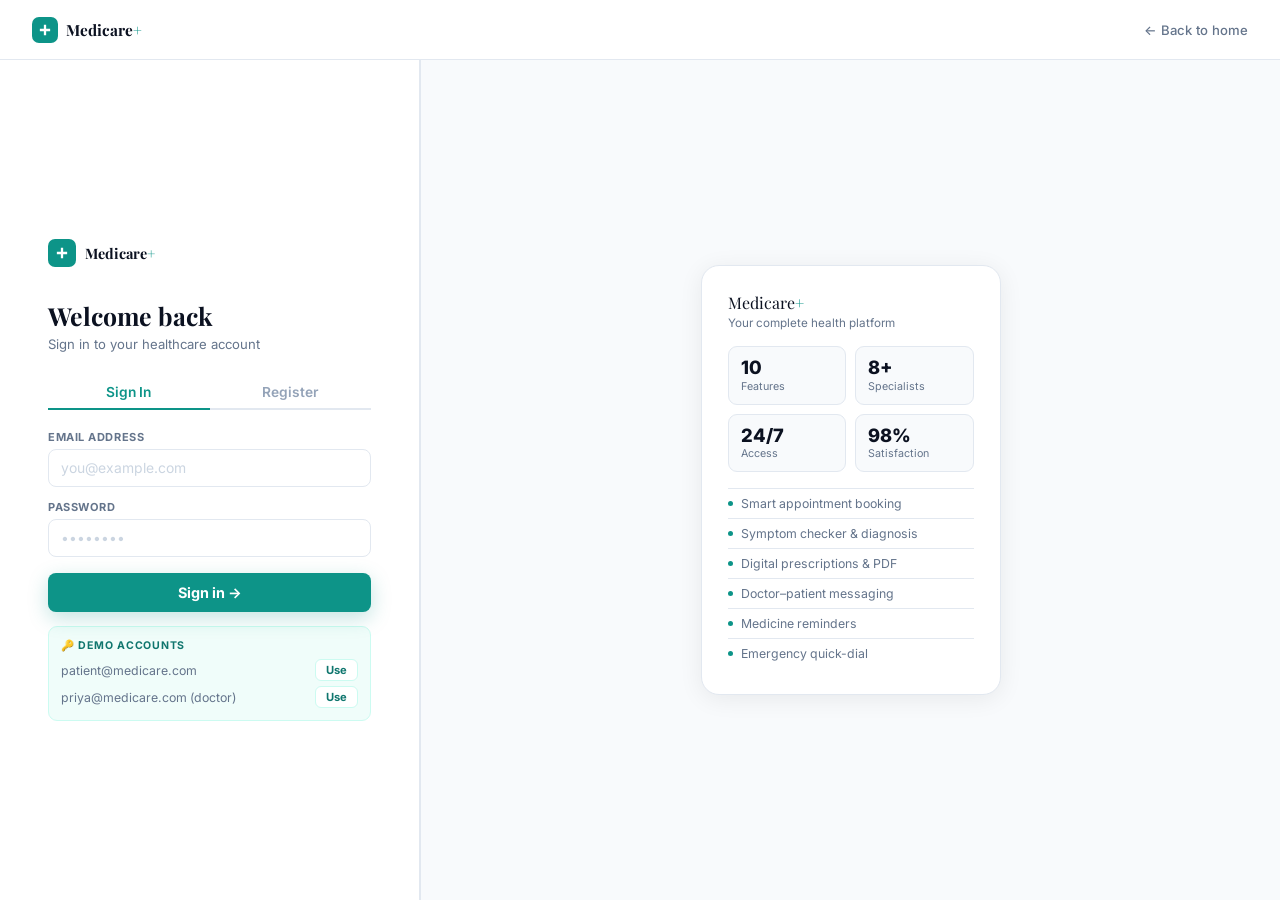
<file: frontend/appointments.html>
<!DOCTYPE html>
<html lang="en">
<head>
<meta charset="UTF-8"/><meta name="viewport" content="width=device-width,initial-scale=1"/>
<title>Medicare+ · Appointments</title>
<link href="https://fonts.googleapis.com/css2?family=Instrument+Sans:wght@400;500;600;700&display=swap" rel="stylesheet"/>
<link rel="stylesheet" href="shared.css"/>
</head>
<body>
<div class="layout">
  <aside class="sidebar" id="sidebar"></aside>
  <main class="main page-enter">
    <div class="page-hero">
      <h1>Appointments</h1>
      <p>Manage and book your appointments</p>
      <div class="page-hero-actions">
        <button class="btn btn-soft btn-sm" id="book-btn" onclick="openModal('book-modal')">+ Book appointment</button>
      </div>
    </div>

    <!-- Filter tabs -->
    <div style="display:flex;gap:6px;margin-bottom:20px;flex-wrap:wrap" id="filter-tabs">
      <button class="btn btn-soft btn-sm active-tab" data-filter="all" onclick="filterAppts('all',this)">All</button>
      <button class="btn btn-outline btn-sm" data-filter="pending" onclick="filterAppts('pending',this)">Pending</button>
      <button class="btn btn-outline btn-sm" data-filter="confirmed" onclick="filterAppts('confirmed',this)">Confirmed</button>
      <button class="btn btn-outline btn-sm" data-filter="completed" onclick="filterAppts('completed',this)">Completed</button>
      <button class="btn btn-outline btn-sm" data-filter="cancelled" onclick="filterAppts('cancelled',this)">Cancelled</button>
    </div>

    <div class="card" style="padding:0">
      <div class="table-wrap">
        <table>
          <thead><tr>
            <th>Doctor / Patient</th><th>Specialty</th><th>Date & Time</th><th>Reason</th><th>Status</th><th>Actions</th>
          </tr></thead>
          <tbody id="appt-body"><tr><td colspan="6" style="text-align:center;padding:32px;color:var(--text3)">Loading...</td></tr></tbody>
        </table>
      </div>
    </div>
  </main>
</div>

<!-- Book Modal -->
<div class="modal-overlay" id="book-modal" style="display:none">
  <div class="modal">
    <div class="modal-title">Book Appointment <button class="modal-close" onclick="closeModal('book-modal')">×</button></div>
    <div class="form-group">
      <label class="form-label">Select Doctor</label>
      <select class="form-select" id="bk-doctor" onchange="loadSlots()"></select>
    </div>
    <div class="form-row">
      <div class="form-group">
        <label class="form-label">Date</label>
        <input class="form-input" type="date" id="bk-date" onchange="loadSlots()" min=""/>
      </div>
      <div class="form-group">
        <label class="form-label">Available Time Slot</label>
        <select class="form-select" id="bk-time"><option value="">— select date first —</option></select>
      </div>
    </div>
    <div class="form-group">
      <label class="form-label">Reason for Visit</label>
      <textarea class="form-textarea" id="bk-reason" placeholder="Brief description of your concern..."></textarea>
    </div>
    <div id="slot-info" style="font-size:12.5px;color:var(--text2);margin-bottom:12px"></div>
    <div class="modal-footer">
      <button class="btn btn-outline" onclick="closeModal('book-modal')">Cancel</button>
      <button class="btn btn-primary" onclick="bookAppt()">Confirm booking</button>
    </div>
  </div>
</div>

<script src="shared.js"></script>
<script>
requireAuth();
buildSidebar('appointments');
const user = getUser();
let allAppts = [];

if (user.role === 'doctor') {
  document.getElementById('book-btn').style.display = 'none';
}

async function loadAppts() {
  try {
    allAppts = await apiFetch('/appointments/');
    renderAppts(allAppts);
  } catch(e) { showToast(e.message,'error'); }
}

function renderAppts(list) {
  const body = document.getElementById('appt-body');
  if (!list.length) {
    body.innerHTML = '<tr><td colspan="6"><div class="empty-state"><div class="empty-icon">📅</div><div class="empty-text">No appointments found</div></div></td></tr>';
    return;
  }
  body.innerHTML = list.map(a => `
    <tr>
      <td><div style="font-weight:600;font-size:13.5px">${escHtml(user.role==='patient'?a.doctor_name:a.patient_name||'Patient')}</div></td>
      <td><span class="badge badge-purple">${escHtml(a.specialty||'—')}</span></td>
      <td><div style="font-size:13px">${fmtDate(a.date)}</div><div style="font-size:12px;color:var(--text2)">${fmtTime(a.time)}</div></td>
      <td style="max-width:160px;font-size:12.5px;color:var(--text2)">${escHtml(a.reason||'—')}</td>
      <td>${statusBadge(a.status)}</td>
      <td>
        ${user.role==='doctor' && a.status==='pending' ? `<button class="btn btn-soft btn-sm" onclick="updateStatus(${a.id},'confirmed')">Confirm</button>` : ''}
        ${a.status==='confirmed' && user.role==='doctor' ? `<button class="btn btn-outline btn-sm" onclick="updateStatus(${a.id},'completed')" style="margin-left:4px">Complete</button>` : ''}
        ${(a.status==='pending'||a.status==='confirmed') ? `<button class="btn btn-sm" style="background:var(--red-l);color:var(--red);margin-left:4px" onclick="updateStatus(${a.id},'cancelled')">Cancel</button>` : ''}
      </td>
    </tr>`).join('');
}

function filterAppts(filter, btn) {
  document.querySelectorAll('#filter-tabs .btn').forEach(b => { b.className = 'btn btn-outline btn-sm'; });
  btn.className = 'btn btn-soft btn-sm';
  const filtered = filter === 'all' ? allAppts : allAppts.filter(a => a.status === filter);
  renderAppts(filtered);
}

async function updateStatus(id, status) {
  try {
    await apiFetch(`/appointments/${id}`, { method:'PUT', body:JSON.stringify({status}) });
    showToast(`Appointment ${status}`,'success');
    loadAppts();
  } catch(e) { showToast(e.message,'error'); }
}

async function loadDoctors() {
  const docs = await apiFetch('/doctors/');
  const sel = document.getElementById('bk-doctor');
  sel.innerHTML = docs.map(d => `<option value="${d.id}">${escHtml(d.name)} — ${escHtml(d.specialty)} (₹${d.fees})</option>`).join('');
}

async function loadSlots() {
  const docId = document.getElementById('bk-doctor').value;
  const date  = document.getElementById('bk-date').value;
  if (!docId || !date) return;
  try {
    const data = await apiFetch(`/appointments/slots?doctor_id=${docId}&date=${date}`);
    const sel = document.getElementById('bk-time');
    if (!data.slots.length) {
      sel.innerHTML = '<option value="">No slots available</option>';
      document.getElementById('slot-info').textContent = 'All slots are booked for this date.';
    } else {
      sel.innerHTML = data.slots.map(s => `<option value="${s}">${fmtTime(s)}</option>`).join('');
      document.getElementById('slot-info').textContent = `${data.slots.length} slots available · ${data.booked.length} booked`;
    }
  } catch(e) {}
}

async function bookAppt() {
  const doctor_id = +document.getElementById('bk-doctor').value;
  const date      = document.getElementById('bk-date').value;
  const time      = document.getElementById('bk-time').value;
  const reason    = document.getElementById('bk-reason').value;
  if (!date || !time) return showToast('Please select date and time','error');
  try {
    await apiFetch('/appointments/', { method:'POST', body:JSON.stringify({doctor_id,date,time,reason}) });
    showToast('Appointment booked!','success');
    closeModal('book-modal');
    loadAppts();
  } catch(e) { showToast(e.message,'error'); }
}

// init
const today = new Date().toISOString().split('T')[0];
document.getElementById('bk-date').min = today;
document.getElementById('bk-date').value = today;
if (user.role === 'patient') loadDoctors();
loadAppts();
</script>
</body>
</html>
</file>
<file: frontend/shared.css>
@import url('https://fonts.googleapis.com/css2?family=Inter:wght@300;400;500;600;700;800&family=Playfair+Display:wght@600;700&display=swap');

:root{
  --teal:#0d9488;--teal-l:#14b8a6;--teal-dk:#0f766e;
  --teal-pale:#ccfbf1;--teal-50:#f0fdfa;
  --navy:#0b1120;--slate:#334155;--muted:#64748b;
  --border:#e2e8f0;--bg:#f8fafc;--white:#fff;
  --r:10px;--r-lg:16px;--r-xl:22px;
  --sh-xs:0 1px 4px rgba(0,0,0,.06);
  --sh-sm:0 4px 16px rgba(0,0,0,.08);
  --sh-md:0 8px 32px rgba(0,0,0,.11);
  --sh-teal:0 6px 22px rgba(13,148,136,.32);
  --sw:248px;
}
*,*::before,*::after{box-sizing:border-box;margin:0;padding:0}
html{scroll-behavior:smooth}
body{font-family:'Inter',sans-serif;background:var(--bg);color:var(--navy);line-height:1.6;overflow-x:hidden}
a{text-decoration:none;color:inherit}
h1,h2,h3{font-family:'Playfair Display',serif;line-height:1.2}
::-webkit-scrollbar{width:5px}::-webkit-scrollbar-thumb{background:#cbd5e1;border-radius:99px}

/* ── LAYOUT ── */
.layout{display:flex;min-height:100vh}
.main{margin-left:var(--sw);flex:1;padding:28px 32px;min-height:100vh;background:var(--bg)}
.page-head{margin-bottom:24px}
.page-title{font-family:'Playfair Display',serif;font-size:22px;font-weight:700;color:var(--navy)}
.page-sub{color:var(--muted);font-size:13px;margin-top:3px}

/* ── SIDEBAR ── */
.sidebar{width:var(--sw);background:#fff;border-right:1px solid var(--border);position:fixed;top:0;left:0;bottom:0;display:flex;flex-direction:column;z-index:200;overflow-y:auto}
.sb-logo{padding:20px 18px 16px;border-bottom:1px solid var(--border);display:flex;align-items:center;gap:10px}
.sb-logo a{display:flex;align-items:center;gap:10px;text-decoration:none}
.sb-logo-icon{width:32px;height:32px;background:var(--teal);border-radius:9px;display:flex;align-items:center;justify-content:center;flex-shrink:0}
.sb-brand{font-family:'Playfair Display',serif;font-size:16px;color:var(--navy);font-weight:700}
.sb-brand strong{color:var(--teal)}
.sb-nav{padding:10px;flex:1}
.sb-item{display:flex;align-items:center;gap:9px;padding:9px 10px;border-radius:9px;color:var(--muted);font-size:13px;font-weight:500;text-decoration:none;transition:all .2s;width:100%;background:none;border:none;cursor:pointer;font-family:inherit;text-align:left;margin-bottom:2px}
.sb-item:hover{background:var(--bg);color:var(--navy)}
.sb-item.active{background:var(--teal-50);color:var(--teal-dk);font-weight:600}
.sb-item .si{font-size:15px;width:19px;text-align:center;flex-shrink:0}
.sb-sep{height:1px;background:var(--border);margin:6px 10px}
.sb-foot{padding:14px 16px;border-top:1px solid var(--border)}
.sb-user{display:flex;align-items:center;gap:9px;margin-bottom:10px}
.sb-av{width:32px;height:32px;border-radius:50%;background:var(--teal-pale);border:1.5px solid var(--teal-pale);display:flex;align-items:center;justify-content:center;color:var(--teal-dk);font-weight:700;font-size:12px;flex-shrink:0}
.sb-uname{font-size:13px;font-weight:600;color:var(--navy);line-height:1.2}
.sb-urole{font-size:11px;color:var(--muted);text-transform:capitalize}
.btn-logout{width:100%;background:#fee2e2;color:#991b1b;border:none;padding:8px;border-radius:8px;cursor:pointer;font-size:12px;font-weight:600;font-family:inherit;transition:all .15s}
.btn-logout:hover{background:#fecaca;color:#7f1d1d}

/* ── CARDS ── */
.card{background:#fff;border:1px solid var(--border);border-radius:var(--r-lg);padding:20px 22px;box-shadow:var(--sh-xs)}

/* ── STATS ── */
.stats-grid{display:grid;grid-template-columns:repeat(auto-fit,minmax(150px,1fr));gap:14px;margin-bottom:24px}
.stat-card{background:#fff;border:1px solid var(--border);border-radius:var(--r-lg);padding:18px 20px;box-shadow:var(--sh-xs)}
.stat-icon{width:38px;height:38px;border-radius:10px;display:flex;align-items:center;justify-content:center;font-size:17px;margin-bottom:10px}
.stat-num{font-size:26px;font-weight:800;letter-spacing:-.5px;line-height:1;color:var(--navy);font-family:'Inter',sans-serif}
.stat-lbl{font-size:12px;color:var(--muted);margin-top:3px}

/* ── BUTTONS ── */
.btn{display:inline-flex;align-items:center;gap:6px;padding:9px 16px;border-radius:8px;border:none;cursor:pointer;font-size:13px;font-weight:600;font-family:inherit;transition:all .15s;line-height:1}
.btn:disabled{opacity:.5;cursor:not-allowed}
.btn-primary{background:var(--teal);color:#fff;box-shadow:var(--sh-teal)}.btn-primary:hover:not(:disabled){background:var(--teal-dk)}
.btn-danger{background:#ef4444;color:#fff}.btn-danger:hover:not(:disabled){background:#dc2626}
.btn-outline{background:#fff;color:var(--navy);border:1.5px solid var(--border)}.btn-outline:hover:not(:disabled){background:var(--bg);border-color:var(--teal);color:var(--teal)}
.btn-ghost{background:transparent;color:var(--teal);border:1.5px solid var(--teal-pale)}.btn-ghost:hover:not(:disabled){background:var(--teal-pale)}
.btn-soft{background:var(--teal-pale);color:var(--teal-dk);border:1px solid rgba(13,148,136,.2)}.btn-soft:hover:not(:disabled){background:var(--teal-pale)}
.btn-sm{padding:6px 12px;font-size:12px;border-radius:7px}
.btn-full{width:100%;justify-content:center}
.btn-lg{padding:11px 22px;font-size:14px;border-radius:10px}

/* ── FORMS ── */
.form-group{margin-bottom:14px}
.form-label{display:block;font-size:11.5px;font-weight:600;color:var(--slate);margin-bottom:5px;text-transform:uppercase;letter-spacing:.04em}
.form-input,.form-select,.form-textarea{width:100%;padding:10px 12px;border:1.5px solid var(--border);border-radius:8px;font-size:13.5px;font-family:inherit;color:var(--navy);background:#fff;transition:border .15s,box-shadow .15s;outline:none}
.form-input:focus,.form-select:focus,.form-textarea:focus{border-color:var(--teal);box-shadow:0 0 0 3px rgba(13,148,136,.1)}
.form-input::placeholder{color:#cbd5e1}
.form-textarea{resize:vertical;min-height:80px}
.form-row{display:grid;grid-template-columns:1fr 1fr;gap:12px}
.form-row-3{display:grid;grid-template-columns:1fr 1fr 1fr;gap:12px}

/* ── BADGES ── */
.badge{padding:3px 9px;border-radius:99px;font-size:11px;font-weight:700;display:inline-block;letter-spacing:.02em}
.badge-green{background:#dcfce7;color:#166534}
.badge-red{background:#fee2e2;color:#991b1b}
.badge-blue{background:#dbeafe;color:#1e40af}
.badge-amber{background:#fef3c7;color:#92400e}
.badge-gray{background:var(--bg);color:var(--muted);border:1px solid var(--border)}
.badge-purple{background:#ede9fe;color:#6d28d9}
.badge-teal{background:var(--teal-pale);color:var(--teal-dk)}

/* ── TABLE ── */
.table-wrap{overflow-x:auto;border:1px solid var(--border);border-radius:var(--r-lg);box-shadow:var(--sh-xs)}
table{width:100%;border-collapse:collapse;font-size:13.5px}
thead{background:var(--bg)}
th{padding:10px 14px;text-align:left;font-size:11px;font-weight:700;color:var(--muted);text-transform:uppercase;letter-spacing:.07em;white-space:nowrap;border-bottom:1px solid var(--border)}
td{padding:12px 14px;border-bottom:1px solid var(--border);vertical-align:middle;color:var(--slate)}
tr:last-child td{border-bottom:none}
tr:hover td{background:var(--teal-50)}

/* ── MODAL ── */
.modal-overlay{position:fixed;inset:0;background:rgba(11,17,32,.55);z-index:1000;display:flex;align-items:center;justify-content:center;padding:20px;animation:fadeIn .2s ease;backdrop-filter:blur(4px)}
.modal{background:#fff;border-radius:var(--r-xl);padding:24px 26px;width:100%;max-width:480px;max-height:90vh;overflow-y:auto;animation:slideUp .25s ease;border:1px solid var(--border);box-shadow:0 20px 60px rgba(0,0,0,.2)}
.modal-lg{max-width:640px}
.modal-title{font-family:'Playfair Display',serif;font-size:17px;font-weight:700;margin-bottom:18px;padding-bottom:14px;border-bottom:1px solid var(--border);display:flex;align-items:center;justify-content:space-between;color:var(--navy)}
.modal-close{background:none;border:none;cursor:pointer;color:var(--muted);font-size:20px;line-height:1;padding:2px;transition:color .15s}
.modal-close:hover{color:var(--navy)}
.modal-footer{display:flex;gap:10px;justify-content:flex-end;margin-top:20px;padding-top:16px;border-top:1px solid var(--border)}

/* ── TOAST ── */
.toast{position:fixed;bottom:24px;right:24px;padding:11px 16px;border-radius:10px;color:#fff;font-size:13px;font-weight:600;z-index:9999;max-width:320px;animation:slideUp .3s ease;box-shadow:0 8px 24px rgba(0,0,0,.2);display:flex;align-items:center;gap:8px}
.toast-success{background:var(--teal)}.toast-error{background:#ef4444}.toast-info{background:#0090ff}

/* ── PAGE HEADER (inner pages) ── */
.page-hero{background:#fff;border-bottom:1px solid var(--border);padding:22px 32px 20px;margin:-28px -32px 28px}
.page-hero-glow{display:none}
.page-hero h1{font-size:21px;color:var(--navy);margin-bottom:4px;font-family:'Playfair Display',serif}
.page-hero p{color:var(--muted);font-size:13px}
.page-hero-actions{margin-top:14px;display:flex;gap:8px}

/* ── UTILS ── */
.section-title{font-family:'Inter',sans-serif;font-size:13px;font-weight:700;margin-bottom:12px;color:var(--navy);text-transform:uppercase;letter-spacing:.05em;color:var(--muted)}
.divider{height:1px;background:var(--border);margin:16px 0}
.empty-state{text-align:center;padding:48px 20px}
.empty-icon{font-size:36px;margin-bottom:10px;opacity:.3}
.empty-text{font-size:14px;font-weight:600;color:var(--muted);font-family:'Playfair Display',serif}
.empty-sub{font-size:12.5px;color:var(--muted);margin-top:4px}
.flex{display:flex;align-items:center}.flex-between{display:flex;align-items:center;justify-content:space-between}
.gap-8{gap:8px}.gap-10{gap:10px}.gap-12{gap:12px}.gap-16{gap:16px}
.mt-8{margin-top:8px}.mt-12{margin-top:12px}.mt-16{margin-top:16px}.mt-20{margin-top:20px}
.mb-12{margin-bottom:12px}.mb-16{margin-bottom:16px}.mb-20{margin-bottom:20px}
.grid-2{display:grid;grid-template-columns:1fr 1fr;gap:16px}
.text-teal{color:var(--teal)}.text-red{color:#ef4444}.text-muted{color:var(--muted)}
.fw-600{font-weight:600}.fw-700{font-weight:700}
.chip{padding:6px 13px;background:#fff;border-radius:99px;font-size:13px;cursor:pointer;border:1.5px solid var(--border);transition:all .15s;font-family:inherit}
.chip.selected{background:var(--teal-pale);border-color:var(--teal);color:var(--teal-dk);font-weight:600}
.chips{display:flex;flex-wrap:wrap;gap:8px}
.avatar{border-radius:50%;background:var(--teal-pale);display:flex;align-items:center;justify-content:center;color:var(--teal-dk);font-weight:700;flex-shrink:0}
.eyebrow{display:inline-block;font-size:11px;font-weight:700;letter-spacing:.12em;text-transform:uppercase;color:var(--teal);background:var(--teal-pale);padding:.25rem .75rem;border-radius:99px;margin-bottom:8px}

.pulse{animation:pulse 1.5s infinite}
</file>
